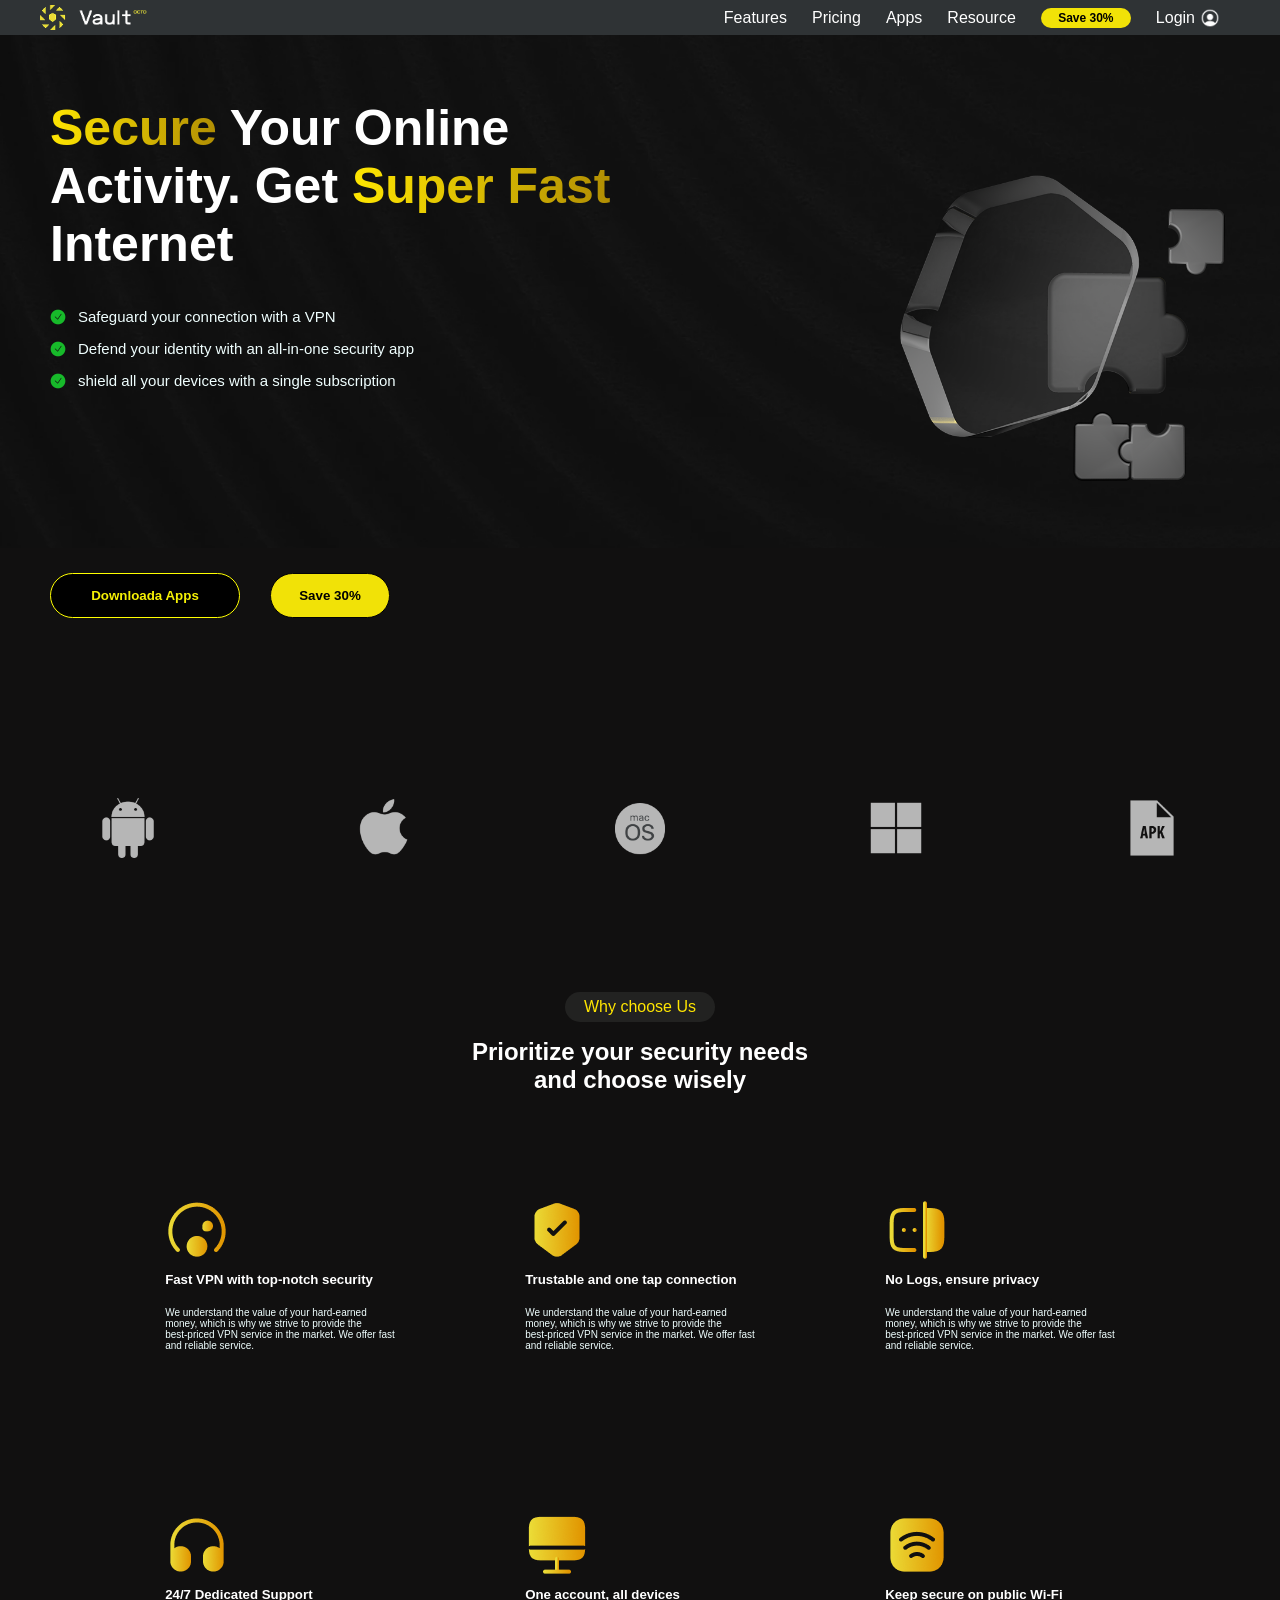
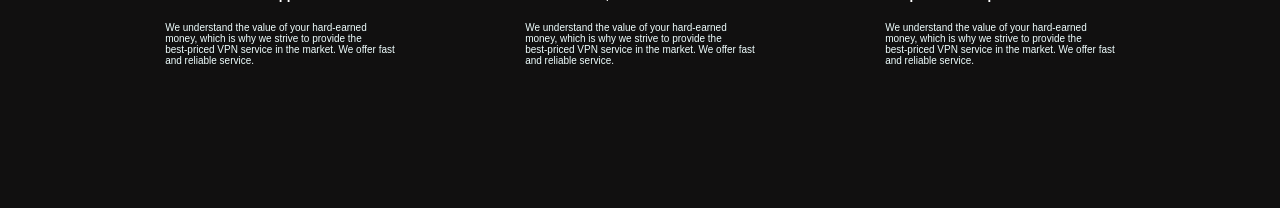
<file: index.html>
<!DOCTYPE html>
<html lang="pt-br">

<head>
    <meta charset="UTF-8">
    <meta name="viewport" content="width=device-width, initial-scale=1.0">
    <link rel="icon" type="image/png" href="assets/icons8-vpn-32.png">
    <link rel="stylesheet" href="style.css">
    <title>VPN website</title>
</head>

<body>

    <nav>
        <div id="nav-placeholder"></div>
    </nav>
    <!-- <nav class="navbar">

        <img src="assets/logo.png" alt="">

        <div class="menu">
            <ul>
                <li>Features</li>
                <li><a href="pricing.html">Pricing</a></li>
                <li>Apps</li>
                <li>Resource</li>
                <li>
                    <button class="nav_botao">Save 30%</button>
                </li>
                <li class="profile"> <img src="assets/profile.png" alt="">Login</li>
            </ul>
        </div>
    </nav> -->

    <section class="meio">

        <div class="fundo"><img src="assets/Art-4 2.png" alt=""></div>

        <div>
            <h1><span class="amarelo">Secure</span> Your Online <br>Activity. Get <span class="amarelo">Super
                    Fast</span><br>Internet</h1>
        </div>

        <div class="texto_p">

            <p> <img src="assets/icons8-certo-16.png" alt=""> Safeguard your connection with a VPN</p>
            <p><img src="assets/icons8-certo-16.png" alt=""> Defend your identity with an all-in-one security app
            </p>
            <p><img src="assets/icons8-certo-16.png" alt=""> shield all your devices with a single subscription</p>
        </div>

    </section>

    <section class="botoes_home">

        <button class="botao_um">Downloada Apps</button>
        <button class="botao_dois">Save 30%</button>

    </section>

    <section class="apss_home">
        <div class="rodape">
            <img src="assets/icons8-android-96.png">
            <img src="assets/apple.png" alt="">
            <img src="assets/mac-os-96.png" alt="">
            <img src="assets/W-11-96.png" alt="">
            <img src="assets/apk-96.png" alt="">
        </div>
    </section>

    <section class="home_landingdois">

        <div class="cabecalho_landingdois">
            <p>Why choose Us</p>
            <h1>Prioritize your security needs <br>
                and choose wisely</h1>
        </div>

        <div class="grid_landingdois">

            <div class="cards_landingdois">
                <img src="assets/index cards/speedometer.png" alt="">
                <h5>Fast VPN with top-notch security</h5>
                <p>We understand the value of your hard-earned <br> money, which is why we strive to provide the <br> best-priced VPN service in the market. We offer fast <br> and reliable service.</p>
            </div>

            <div class="cards_landingdois">
                <img src="assets/index cards/shield-tick.png" alt="">
                <h5>Trustable and  one tap connection</h5>
                <p>We understand the value of your hard-earned <br> money, which is why we strive to provide the <br> best-priced VPN service in the market. We offer fast <br> and reliable service.</p>
            </div>

            <div class="cards_landingdois">
                <img src="assets/index cards/password-check.png" alt="">
                <h5>No Logs, ensure privacy</h5>
                <p>We understand the value of your hard-earned <br> money, which is why we strive to provide the <br> best-priced VPN service in the market. We offer fast <br> and reliable service.</p>
            </div>

            <div class="cards_landingdois">
                <img src="assets/index cards/headphone.png" alt="">
                <h5>24/7 Dedicated Support</h5>
                <p>We understand the value of your hard-earned <br> money, which is why we strive to provide the <br> best-priced VPN service in the market. We offer fast <br> and reliable service.</p>
            </div>

            <div class="cards_landingdois">
                <img src="assets/index cards/monitor.png" alt="">
                <h5>One account, all devices</h5>
                <p>We understand the value of your hard-earned <br> money, which is why we strive to provide the <br> best-priced VPN service in the market. We offer fast <br> and reliable service.</p>
            </div>

            <div class="cards_landingdois">
                <img src="assets/index cards/wifi-square.png" alt="">
                <h5>Keep secure on public Wi-Fi</h5>
                <p>We understand the value of your hard-earned <br> money, which is why we strive to provide the <br> best-priced VPN service in the market. We offer fast <br> and reliable service.</p>
            </div>

        </div>

    </section>

    <script>
        fetch('navbar.html')
            .then(response => response.text())
            .then(data => {
                document.getElementById('nav-placeholder').innerHTML = data;
            })
            .catch(error => console.error('Erro ao carregar a navbar:', error));
    </script>
</body>

</html>
</file>
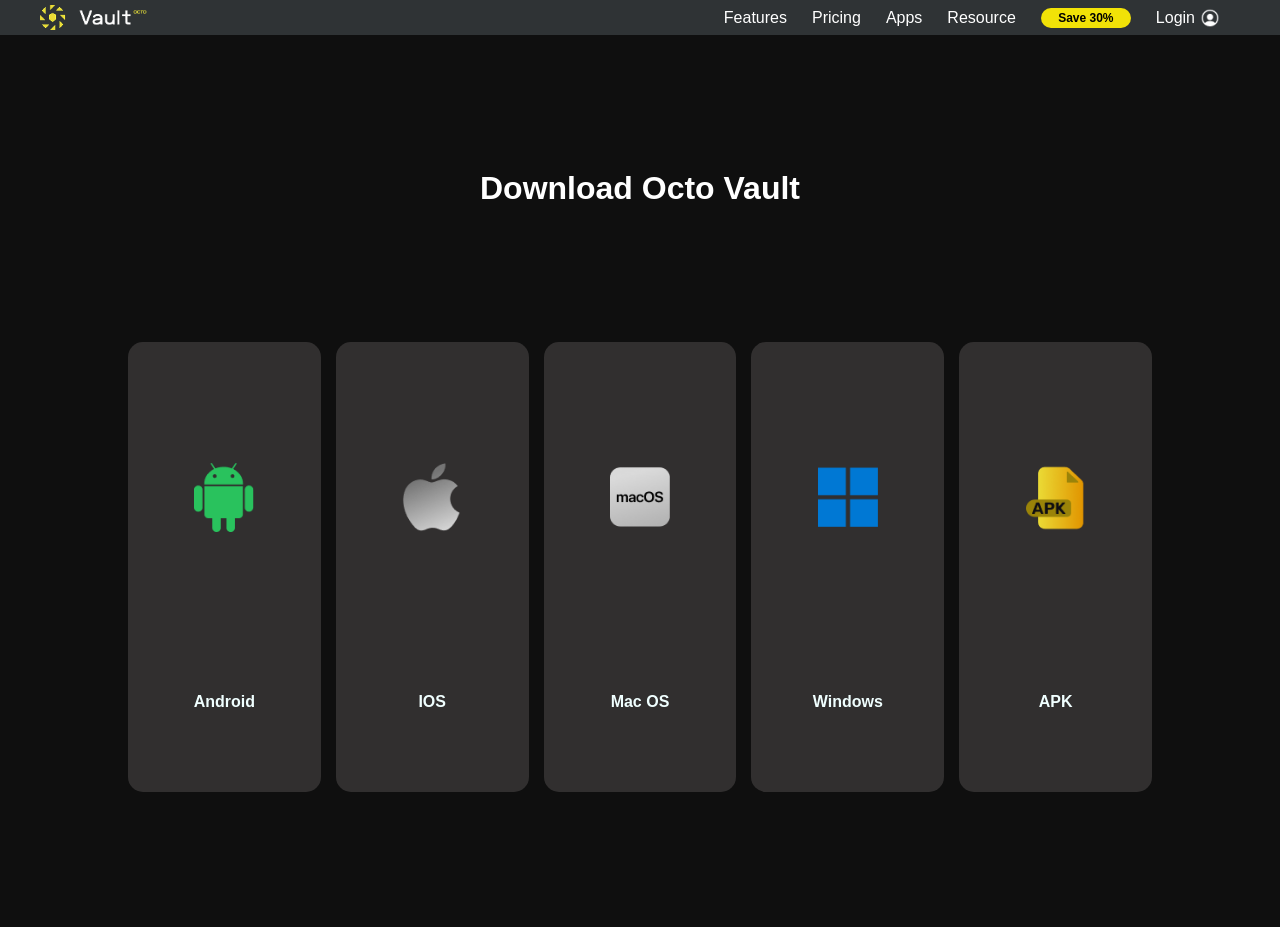
<file: apps.html>
<!DOCTYPE html>
<html lang="pt-br">

<head>
    <meta charset="UTF-8">
    <meta name="viewport" content="width=device-width, initial-scale=1.0">
    <link rel="icon" type="image/png" href="assets/icons8-vpn-32.png">
    <link rel="stylesheet" href="style.css">
    <link rel="stylesheet" href="apps.css">
    <title>Apps</title>
</head>

<body>

    <nav>
        <div id="nav-placeholder"></div>
    </nav>

    <main>

        <div class="titulo_apps">

            <h1>Download Octo Vault</h1>

        </div>

        <div class="container_apps">

            <div class="card_app">
                <img src="assets/apps/android.png" alt="">
                <p>Android</p>
            </div>

            <div class="card_app">
                <img src="assets/apps/apple.png" alt="">
                <p>IOS</p>
            </div>

            <div class="card_app">
                <img src="assets/apps/macs.png" alt="">
                <p>Mac OS</p>
            </div>

            <div class="card_app">
                <img src="assets/apps/windows.png" alt="">
                <p>Windows</p>
            </div>

            <div class="card_app">
                <img src="assets/apps/apk.png" alt="">
                <p>APK</p>
            </div>
        </div>

    </main>


    <script>
        fetch('navbar.html')
            .then(response => response.text())
            .then(data => {
                document.getElementById('nav-placeholder').innerHTML = data;
            })
            .catch(error => console.error('Erro ao carregar a navbar:', error));
    </script>
</body>

</html>
</file>
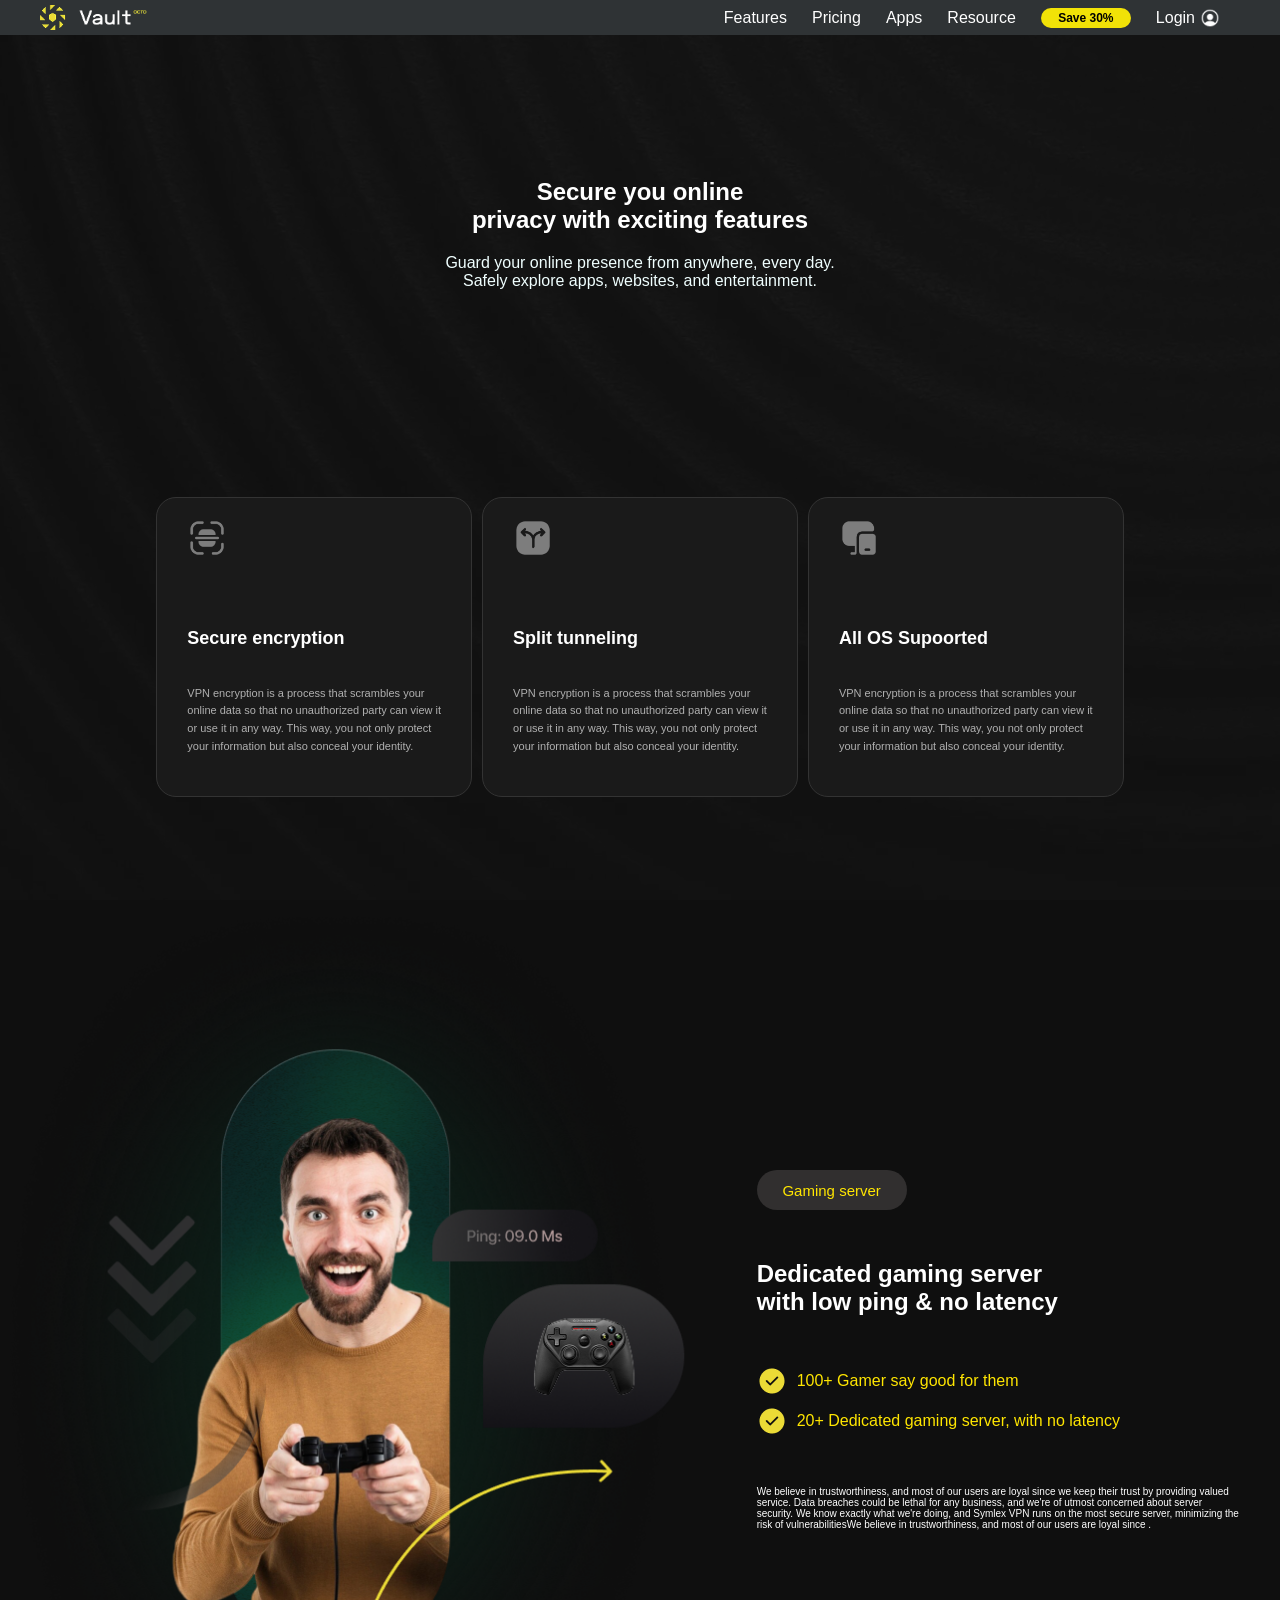
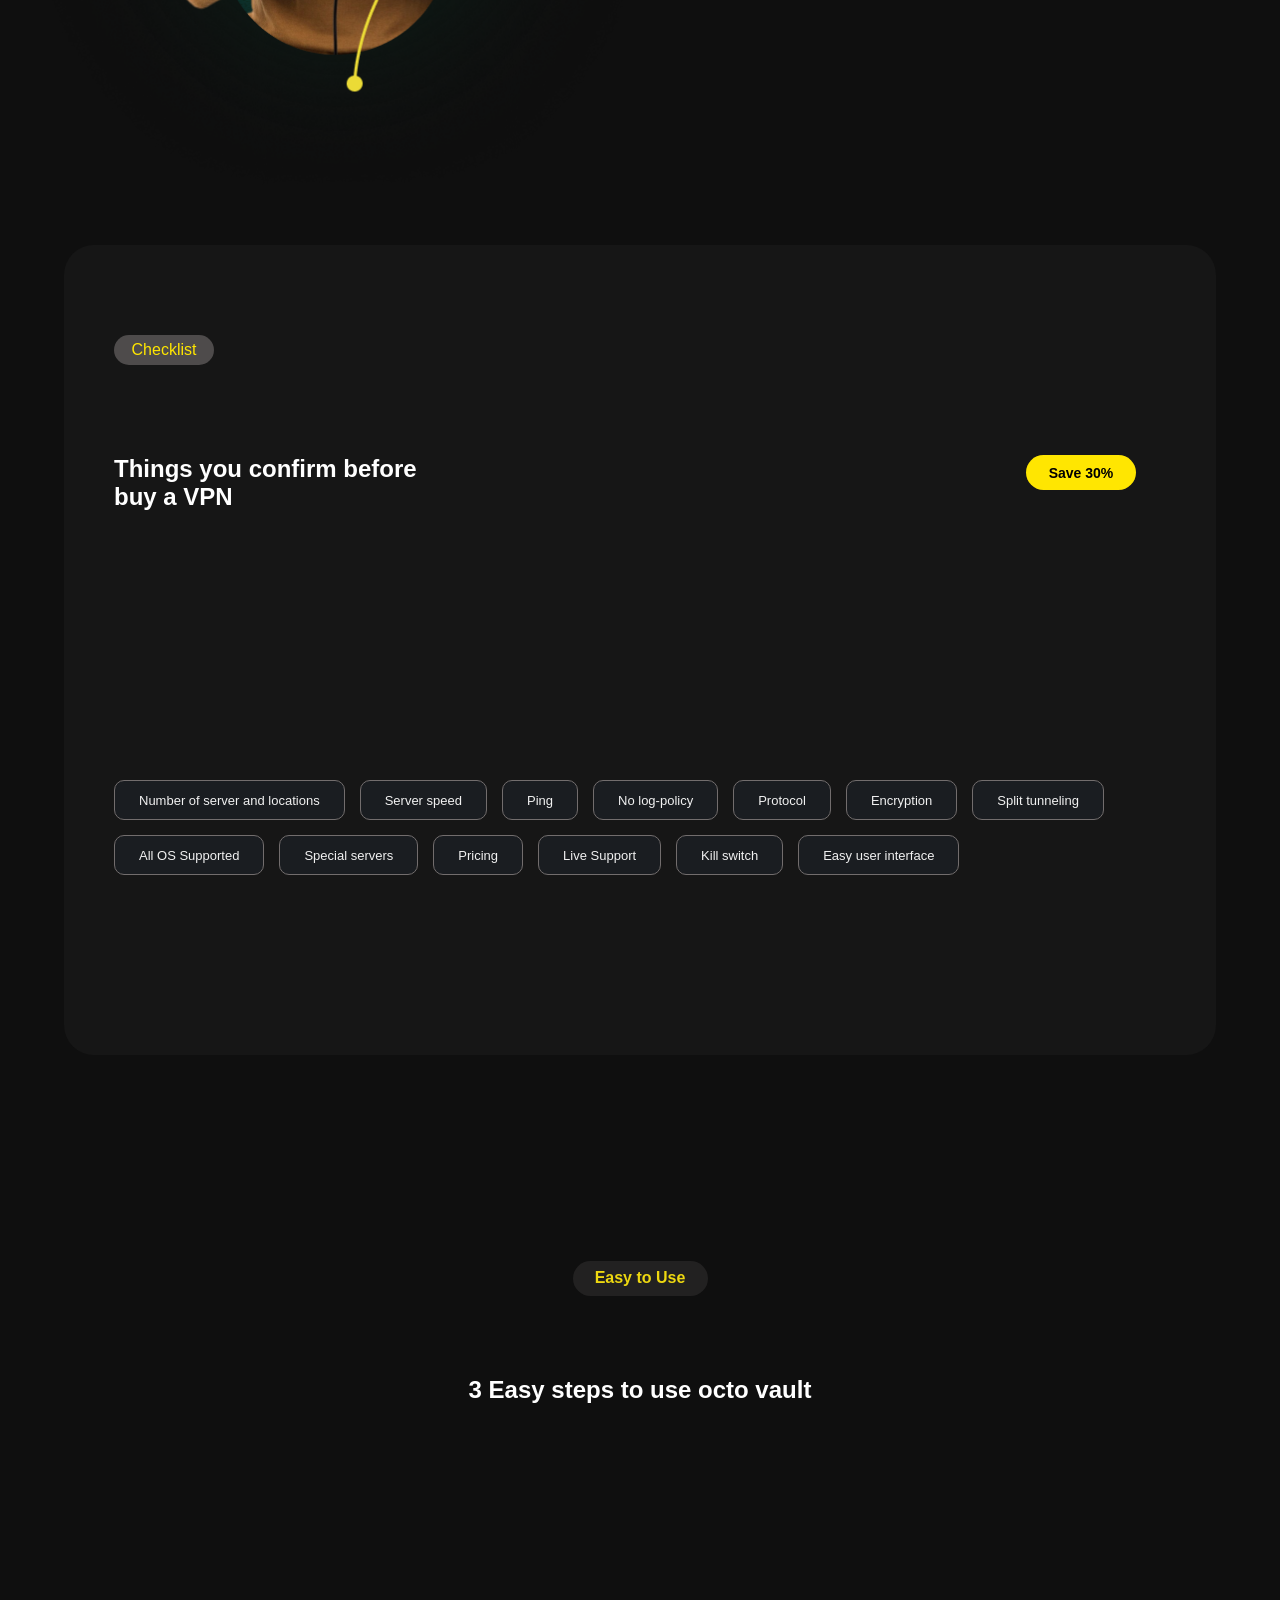
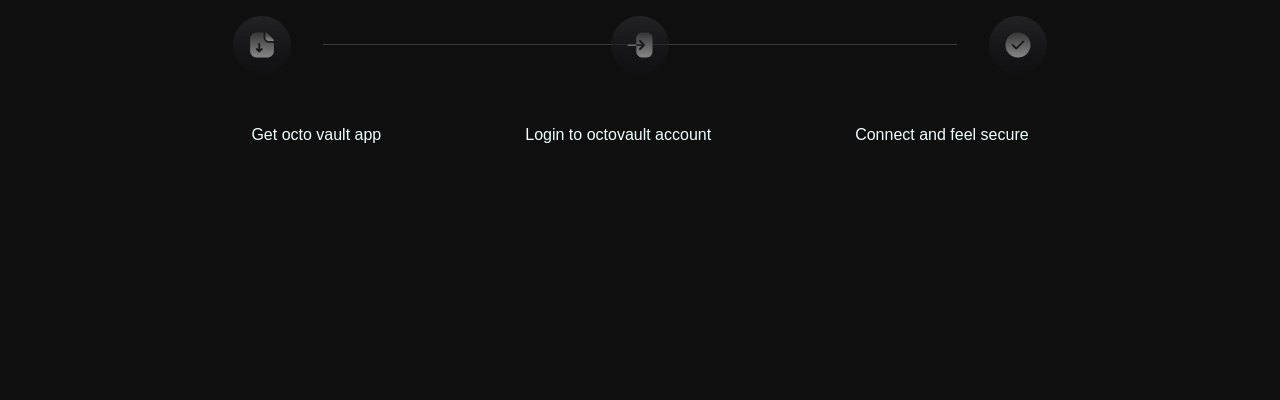
<file: features.html>
<!DOCTYPE html>
<html lang="pt-br">

<head>
    <meta charset="UTF-8">
    <meta name="viewport" content="width=device-width, initial-scale=1.0">
    <link rel="icon" type="image/png" href="assets/icons8-vpn-32.png">
    <link rel="stylesheet" href="style.css">
    <link rel="stylesheet" href="features.css">
    <title>Features</title>
</head>

<body>

    <nav>
        <div id="nav-placeholder"></div>
    </nav>

    <section class="home_features">

        <div class="textos">
            <h1>Secure you online <br>privacy with exciting features</h1>
            <p>Guard your online presence from anywhere, every day. <br>
                Safely explore apps, websites, and entertainment.</p>
        </div>

        <div class="grid_features">

            <div class="cards">
                <img src="assets/Features/1.png" alt="">
                <h2>Secure encryption</h2>
                <p>VPN encryption is a process that scrambles your<br>online data so that no unauthorized party can view
                    it<br>
                    or use it in any way. This way, you not only protect<br>your information but also conceal your
                    identity.</p>
            </div>

            <div class="cards">
                <img src="assets/Features/2.png" alt="">
                <h2>Split tunneling</h2>
                <p>VPN encryption is a process that scrambles your<br>online data so that no unauthorized party can view
                    it<br>
                    or use it in any way. This way, you not only protect<br>your information but also conceal your
                    identity.</p>
            </div>

            <div class="cards">
                <img src="assets/Features/3.png" alt="">
                <h2> All OS Supoorted</h2>
                <p>VPN encryption is a process that scrambles your<br>online data so that no unauthorized party can view
                    it<br>
                    or use it in any way. This way, you not only protect<br>your information but also conceal your
                    identity.</p>
            </div>

        </div>
    </section>

    <section class="landing_dois">

        <div class="secao_um">
            <img src="assets/Features/img.png" alt="">
        </div>

        <div class="secao_dois">

            <p class="inicio">Gaming server</p>

            <h1>Dedicated gaming server <br>
                with low ping & no latency
            </h1>

            <div class="subtexto">

                <p> <img src="assets/Features/tick-circle.png" alt="">100+ Gamer say good for them</p>

                <p> <img src="assets/Features/tick-circle.png" alt="">20+ Dedicated gaming server, with no latency</p>

            </div>

            <p class="descricao">We believe in trustworthiness, and most of our users are loyal since we keep their
                trust by providing valued service. Data breaches could be lethal for any business, and we're of utmost
                concerned about server security. ​​We know exactly what we're doing, and Symlex VPN runs on the most
                secure server, minimizing the risk of vulnerabilitiesWe believe in trustworthiness, and most of our
                users are loyal since .</p>
        </div>
    </section>

    <section class="container_tres">

        <div class="landing_tres">

            <div class="linha1">
                <p>Checklist</p>
            </div>

            <div class="linha2">
                <h1>Things you confirm before <br>buy a VPN</h1>
                <div class="save30">
                    <p>Save 30%</p>
                </div>
            </div>

            <div class="linha3">
                <button class="tag">Number of server and locations</button>
                <button class="tag">Server speed</button>
                <button class="tag">Ping</button>
                <button class="tag">No log-policy</button>
                <button class="tag">Protocol</button>
                <button class="tag">Encryption</button>
                <button class="tag">Split tunneling</button>
                <button class="tag">All OS Supported</button>
                <button class="tag">Special servers</button>
                <button class="tag">Pricing</button>
                <button class="tag">Live Support</button>
                <button class="tag">Kill switch</button>
                <button class="tag">Easy user interface</button>
            </div>

        </div>
    </section>

    <section class="landing_quatro">

        <div class="quatro_um">
            <h4>Easy to Use</h4>
        </div>

        <div class="quatro_dois">
            <h1>3 Easy steps to use octo vault</h1>
        </div>

        <div class="quatro_tres">
            <div class="linha">
                <img src="assets/Features/baixo.png" alt="">
                <img src="assets/Features/direita.png" alt="">
                <img src="assets/Features/certo.png" alt="">
            </div>

            <hr>
        </div>

        <div class="quatro_quatro">
            <div class="paragrafos">
                <p>Get octo vault app</p>
                <p>Login to octovault account</p>
                <p>Connect and feel secure</p>
            </div>
        </div>

    </section>

    <script>
        fetch('navbar.html')
            .then(response => response.text())
            .then(data => {
                document.getElementById('nav-placeholder').innerHTML = data;
            })
            .catch(error => console.error('Erro ao carregar a navbar:', error));
    </script>

</body>

</html>
</file>
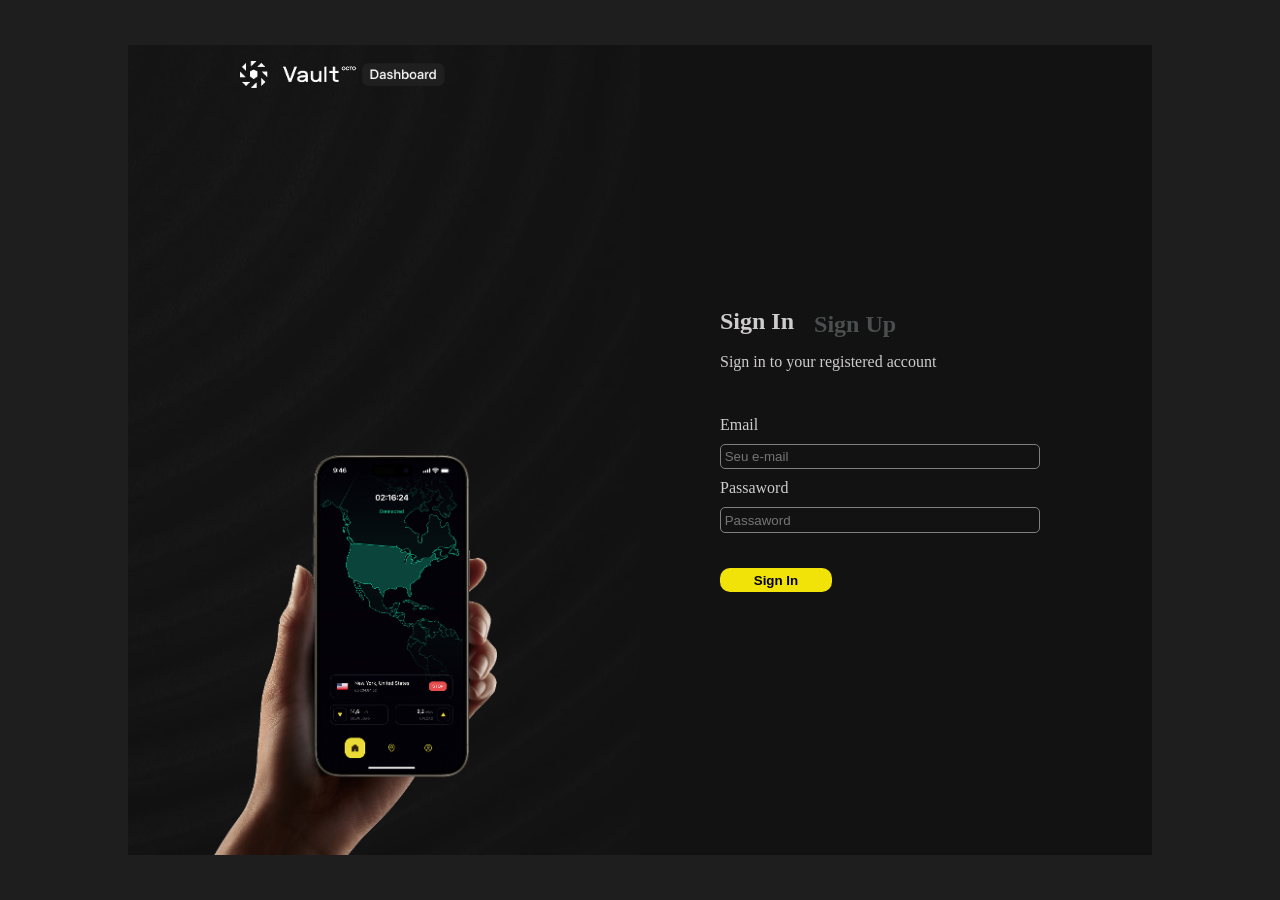
<file: login.html>
<!DOCTYPE html>
<html lang="pt-br">

<head>
    <meta charset="UTF-8">
    <meta name="viewport" content="width=device-width, initial-scale=1.0">
    <title>Login</title>
    <link rel="stylesheet" href="login.css">
</head>

<body>

    <section class="container_login">

        <div class="esquerda_login">

            <div class="nav_login">
               <a href="index.html"><img src="assets/login/Frame 5960.png" alt=""></a>
            </div>

            <div class="fundo_login">
                <img src="assets/login/Hand 1.png" alt="">
            </div>

        </div>

        <div class="direita_login">

            <div class="form_login">

                <div class="titulos_login">
                    <h1>Sign In</h1>
                    <h2>Sign Up</h2>
                </div>

                <div class="subtexto_login">
                    <p>Sign in to your registered account</p>
                </div>

                <div class="inputs_login">

                    <form>
                        <label for="email">Email</label>
                        <input type="email" name="email" id="email" placeholder=" Seu e-mail" required>

                        <label for="passaword">Passaword</label>
                        <input type="password" name="passaword" id="passaword" placeholder=" Passaword" required>

                        <div class="botao_login">
                            <button class="botaofinal_login" type="submit">Sign In</button>
                        </div>

                    </form>

                </div>


            </div>

        </div>

    </section>
</body>

</html>
</file>
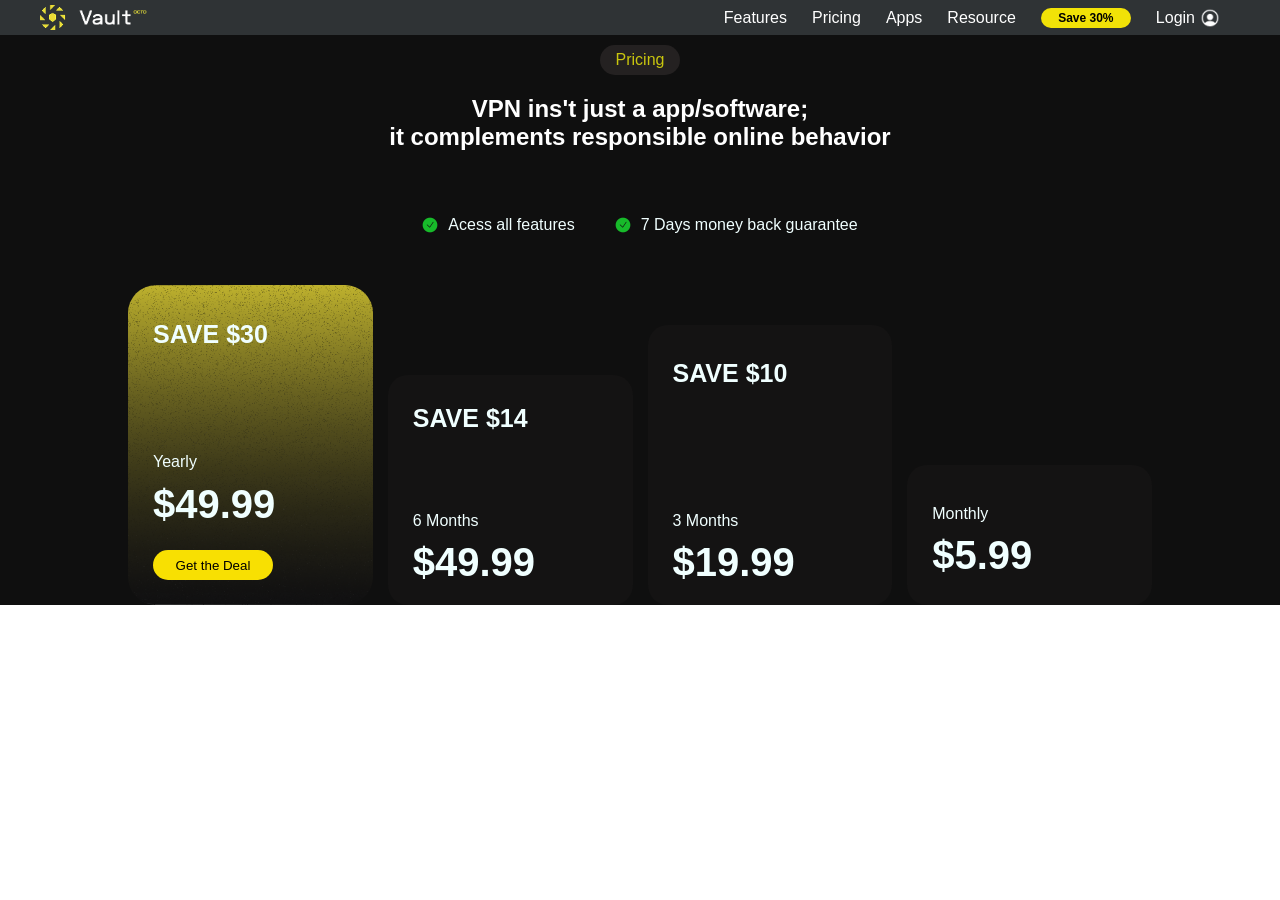
<file: pricing.html>
<!DOCTYPE html>
<html lang="pt-br">

<head>
    <meta charset="UTF-8">
    <meta name="viewport" content="width=device-width, initial-scale=1.0">
    <link rel="icon" type="image/png" href="assets/icons8-vpn-32.png">
    <link rel="stylesheet" href="style.css">
    <link rel="stylesheet" href="style_pricing.css">
    <title>Pricing</title>
</head>

<body>
    <nav>
        <div id="nav-placeholder"></div>
    </nav>

    <div class="container">
        <nav class="navbar_um">


            <p class="preco">Pricing</p>


            <h1>VPN ins't just a app/software;<br>
                it complements responsible online behavior</h1>

        </nav>

        <section class="home">
            <p> <img src="assets/icons8-certo-16.png" alt="">Acess all features</p>
            <p> <img src="assets/icons8-certo-16.png" alt="">7 Days money back guarantee</p>
        </section>

        <section class="rodape">

            <div class="planos1">
                <div class="save">
                    <p>SAVE $30</p>
                </div>
                <div class="texto_um">
                    <p>Yearly</p>
                    <p class="valor">$49.99</p>
                </div>
                <div class="botao_preco">
                    <button>Get the Deal</button>
                </div>
            </div>

            <div class="planos2">
                <div class="save_dois">
                    <p>SAVE $14</p>
                </div>

                <div class="texto_dois">
                    <p>6 Months</p>
                    <p class="valor_dois">$49.99</p>
                </div>
            </div>

            <div class="planos3">
                <div class="save_tres">
                    <p>SAVE $10</p>
                </div>

                <div class="texto_tres">
                    <p>3 Months</p>
                    <p class="valor_tres">$19.99</p>
                </div>
            </div>

            <div class="planos4">

                <div class="texto_quatro">
                    <p>Monthly</p>
                    <p class="valor_quatro">$5.99</p>
                </div>
            </div>

        </section>
    </div>
    <script>
        fetch('navbar.html')
            .then(response => response.text())
            .then(data => {
                document.getElementById('nav-placeholder').innerHTML = data;
            })
            .catch(error => console.error('Erro ao carregar a navbar:', error));
    </script>
</body>

</html>
</file>
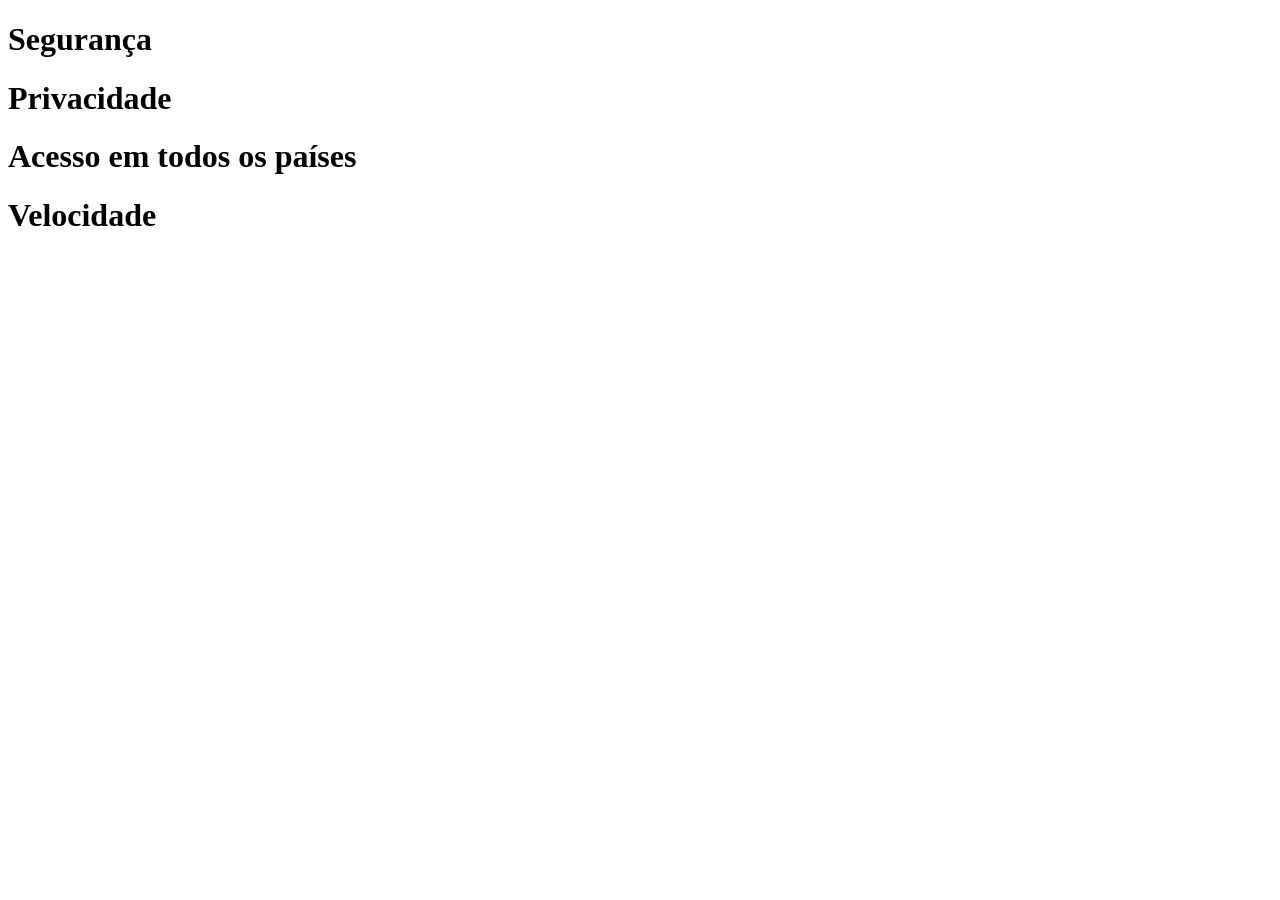
<file: resource.html>
<!DOCTYPE html>
<html lang="pt-br">
<head>
    <meta charset="UTF-8">
    <meta name="viewport" content="width=device-width, initial-scale=1.0">
    <title>Resources</title>
</head>
<body>
    <h1>Segurança</h1>
    <h1>Privacidade</h1>
    <h1>Acesso em todos os países</h1>
    <h1>Velocidade</h1>

</body>
</html>
</file>
<file: style.css>
* {
    margin: 0;
    padding: 0;
    box-sizing: border-box;
    
}

body {
    min-height: 100vh;
    width: 100%;
    overflow-x: hidden;
    overflow-y: scroll;
    font-family: sans-serif;
    background-color: transparent;
}

.navbar {
    display: flex;
    justify-content: space-between;
    align-items: center;
    height: 35px;
    background-color: rgb(47, 51, 53);
    position: relative;
    z-index: 9999;
}

.navbar ul {
    display: flex;
    align-items: center;
    list-style: none;
    gap: 25px;
    padding-right: 60px;
}

.navbar li {
    display: flex;
    align-items: center;
    color: white;
    cursor: pointer;
}

.navbar ul li a {
    text-decoration: none;
    color: inherit;
}

.navbar ul li a:hover {
    color: rgb(241, 226, 7);
}

.navbar ul li img {
    height: 20px;
    width: auto;
    padding: 0;
    margin: 0;
}

.navbar img {
    display: block;
    height: 25px;
    padding-left: 40px;
}

.nav_botao {
    background-color: rgb(241, 226, 7);
    border: none;
    color: rgb(0, 0, 0);
    font-weight: bolder;
    font-size: 12px;
    height: 20px;
    width: 90px;
    border-radius: 30px;
    cursor: pointer;

    &:hover{
        background-color: yellowgreen;
        transform: all 0.3 ease;
    }
}


.profile {
    display: flex;
    align-items: center;
    gap: 5px; 
}

p{
    color: azure;
}

.meio {
    height: 57vh;
    /* background-color: rgb(14, 13, 13); */ 
    position: relative;
    background-color: rgb(14, 13, 13);
    background-image: url(assets/back\ 1.png);
    background-repeat: no-repeat;
    background-size: cover;
    background-attachment: fixed; 
    background-position: center;
    margin: 0;
    border: none;
}


.meio h1 {
    padding-top: 4rem;
    padding-left: 50px;
    font-size: 50px;
    color: white;
}

.meio span {
    background: linear-gradient(to right, #ffe601, #b18e03);
    /* Faz o fundo aparecer apenas onde existe texto */
    -webkit-background-clip: text;
    background-clip: text;
    /* Torna o texto transparente para que o fundo (degradê) apareça */
    -webkit-text-fill-color: transparent;
    color: transparent;
    /* O degradê aparece melhor em fontes mais grossas */
    font-weight: bold;
}

.meio p {
    font-size: 15px;
    padding-left: 50px;
    padding-top: 15px;

}

.fundo {
    height: 450px;
    width: 100vw;
    position: absolute;
    pointer-events: none;
}

.fundo img{
    width: 250;
    height: 450px;
    padding-left: 900px;
    padding-top: 140px;
    
}

.texto_p {
    align-items: center;
    padding-top: 20px;
}

.texto_p p{
    display: flex;
    align-items: center;
    gap: 12px;
}


.botoes_home {
    display: flex;
    gap: 30px;
    background-color: rgb(17, 16, 16);
    height: 10vh;
    padding-top: 30px;
    padding-left: 50px;
    padding-top: 25px;
    cursor: pointer;
    

}

.apss_home {
    display: flex;
    height: 30vh;
    background-color: rgb(17, 16, 16);
    flex-direction: column;
    justify-content: end;
    padding-bottom: 20px;
     
}

.rodape {
    display: flex; 
    flex-direction: row;
    justify-content: space-around;
    padding-bottom: 30px;
}

.apss_home img{
    height: 60px;
    width: auto;
}

.botao_um {
    width: 190px;
    height: 45px;
    border-radius: 25px;
    font-weight: bolder;
    color: rgb(245, 241, 5);
    background-color: black;
    border: 1px solid yellow;
    cursor: pointer;

    &:hover{
        background-color: rgb(29, 29, 27);
        transform: all 0.3 ease;
    }
}

.botao_dois {
    width: 120px;
    height: 45px;
    border-radius: 25px;
    font-weight: bolder;
    color: black;
    background-color: rgb(241, 226, 7);
    border: 1px solid rgb(3, 3, 3);
    cursor: pointer;

    &:hover{
        background-color: yellowgreen;
        transform: all 0.3 ease;
    }
}

.home_landingdois{
    display: flex;
    flex-direction: column;
    min-height: 100vh;
    width: 100%;
    background-color: rgb(17, 16, 16);
}

.cabecalho_landingdois{
    display: flex;
    flex-direction: column;
    align-items: center;
    justify-content: center;
    gap: 1rem;
    height: 30vh;
    text-align: center;

    p{
        display: flex;
        background-color: #222221;
        height: 30px;
        width: 150px;
        align-items: center;
        justify-content: center;
        border-radius: 20px;
        color: #ffe601;
    }

    h1{
        color: white;
    }
}

.grid_landingdois{
    display: grid;
    grid-template-columns: repeat(3, 1fr);
    grid-template-rows: repeat(3, 1fr);
    height: 70vh;
    justify-items: center;
    padding-left: 100px;
    padding-right: 100px;
       
}

.cards_landingdois{
    display: flex;
    flex-direction: column;
    height: 35vh;
    align-items: start;
    gap: 10px;
    padding-top: 20px;
    color: white;
      
    

    p{
        font-size: 10px;
        padding-top: 10px;
        
    }
}

.drop_nav {
    position: relative;
}

.navbar ul .drop_menu {
    display: none;
    position: absolute;
    top: calc(100% + 4px);
    left: 0;
    background-color: rgb(47, 51, 53);
    padding: 15px;
    flex-direction: column;
    gap: 15px;
    border-radius: 7px; 
    min-width: 130px;
}

.drop_nav:hover .drop_menu {
    display: flex;
}

.navbar ul .drop_menu li {
    display: block; 
    width: 100%;
}
</file>
<file: apps.css>
* {
    box-sizing: border-box;
    margin: 0;
    padding: 0;
}

body {
    min-height: 100vh;
    background-color: rgb(15, 15, 15);
    
}

main {
    min-height: calc(100vh - 35px);
    color: white;
    font-family: Verdana, Geneva, Tahoma, sans-serif;
}

.titulo_apps {
    text-align: center;
    padding-top: 15vh;
}

.container_apps {
    display: grid;
    grid-template-columns: repeat(5, 1fr);
    align-items: center;
    gap: 15px;
    padding: 15vh 10%;

}

.card_app {
    display: grid;
    justify-items: center;
    align-items: center;
    height: 50vh;
    background-color: rgb(49, 47, 47);
    border-radius: 15px;
    

    p {
        margin: 0;
        font-weight: bold;
    }

    img {
        width: 60px;
        height: auto;
        padding-top: 40px;
    }

}
</file>
<file: features.css>
* {
    margin: 0;
    padding: 0;
    box-sizing: border-box;
}

body {
    background-color: rgb(15, 15, 15);
    min-height: 100vh;
    color: white;
    font-family: Verdana, Geneva, Tahoma, sans-serif;
    overflow-y: scroll;
}

.home_features {
    display: grid;
    justify-content: center;
    min-height: calc(100vh - 35px);
    align-items: center;
    padding-top: 40px;
    background-image: url(assets/back\ 1.svg);
    background-repeat: no-repeat;
    background-size: cover;
    background-attachment: fixed;
    background-position: center;


    .textos {
        display: grid;
        row-gap: 20px;

        h1 {
            text-align: center;

        }

        p {
            text-align: center;

        }
    }

}

.grid_features {
    display: grid;
    grid-template-columns: repeat(3, 1fr);
    gap: 10px;
    align-items: stretch;
    background-color: transparent;


}

.cards {
    display: grid;
    background-color: #1a1a1a;
    min-height: 300px;
    padding: 20px 30px;
    border-radius: 20px;
    border: 1px solid #333;
    /* Borda sutil para dar profundidade */
    gap: 15px;
    transition: all 0.3s ease;

    img {
        width: 40px;
        height: auto;
        margin-bottom: 10px;
        padding-bottom: 25px;
    }

    h2 {
        font-size: 18px;
        font-weight: bold;
        color: white;
        text-align: left;
    }

    p {
        font-size: 11px;
        line-height: 1.6;
        color: #b0b0b0;
        text-align: left;
    }
}

.cards:hover {
    transform: translateY(-10px);
    border-color: #ffe601;
}

.landing_dois {
    display: grid;
    grid-template-columns: 1fr 1fr;
    min-height: 100vh;
    min-width: 100%;
    background-color: rgb(15, 15, 15);


}

.secao_um {
    min-height: 100vh;
    width: 100%;
    display: grid;
    justify-items: center;

    img {
        height: clamp(300px, 100vh, 100vh);
        /* height: 600px; */
        width: auto;
    }
}

.secao_dois {
    display: flex;
    flex-direction: column;
    justify-content: center;
    min-height: 100vh;
    width: 100%;
    gap: 50px;

    .subtexto {
        display: flex;
        flex-direction: column;
        gap: 10px;
    }

    .inicio {
        display: flex;
        align-items: center;
        justify-content: center;
        height: 40px;
        width: 150px;
        border-radius: 20px;
        font-size: 15px;
        background-color: rgb(49, 47, 47);

    }

    p {
        display: flex;
        align-items: center;
        color: #ffe601;
        gap: 10px;
    }

    .descricao {
        display: flex;
        flex-wrap: wrap;
        color: white;
        font-size: 10px;
        padding-right: 40px;
    }

}

.container_tres {
    display: flex;
    align-items: center;
    justify-content: center;
    min-height: 100vh;
    width: 100%;
    background-color: rgb(15, 15, 15);
}

.landing_tres {
    display: flex;
    flex-direction: column;
    padding-left: 50px;
    height: 90vh;
    width: 90vw;
    border-radius: 30px;
    background-color: rgb(22, 22, 22);

    .linha1 {
        flex-grow: 1;
        display: flex;
        align-items: end;

        p {
            display: flex;
            align-items: center;
            justify-content: center;
            border-radius: 20px;
            width: 100px;
            height: 30px;
            color: #ffe601;
            background-color: #4e4b4b;

        }

    }

    .linha2 {
        display: flex;
        flex-grow: 2;
        justify-content: space-between;
        align-items: center;
        padding-right: 5rem;

        .save30 {
            display: flex;
            padding-bottom: 20px;

            p {
                display: flex;
                align-items: center;
                justify-content: center;
                width: 110px;
                height: 35px;
                font-size: 14px;
                font-weight: bolder;
                border-radius: 20px;
                color: #000000;
                background-color: #ffe601;

            }
        }
    }

    .linha3 {
        display: flex;
        flex-wrap: wrap;
        align-items: center;
        align-content: center;
        padding-right: 5rem;
        flex-grow: 4;
        gap: 15px;

        .tag {
            height: 40px;
            background-color: #1a1d21;
            color: #f1f1f1;
            border: 1px solid rgb(114, 109, 109);
            border-radius: 10px;
            padding: 12px 24px;
            font-size: 13px;
            cursor: pointer;
            transition: background-color 0.3s;

            &:hover {
                background-color: #2c3138;
            }
        }

    }
}

.landing_quatro {
    display: flex;
    flex-direction: column;
    align-items: center;
    justify-content: center;
    min-height: 100vh;
    width: 100%;
    background-color: rgb(15, 15, 15);
}

.quatro_um {
    display: flex;
    align-items: end;
    flex-grow: 1;

    h4{
        display: flex;
        height: 35px;
        width: 135px;
        align-items: center;
        justify-content: center;
        border-radius: 20px;
        color: #eed810;
        background-color: #222121;
             
    }
}

.quatro_dois {
    display: flex;
    flex-grow: 1;
    align-items: center;

    h1{
    
    }
}

.quatro_tres {
    display: flex;
    flex-grow: 1;
    flex-direction: column;
    align-items: center;
    justify-content: center;
    padding-top: 5rem;

    .linha {
        display: flex;
        position: absolute;
        gap: 20rem;

        img {
            z-index: 1;
        }
    }

    hr {
        display: flex;
        position: relative;
        height: 1px;
        width: 49.5vw;
        border: none;
        background-color: #3d3d3d;
    }

}

.quatro_quatro{
    display: flex;
    flex-grow: 1;
    padding-bottom: 6rem;

    .paragrafos {
    display: flex;
    gap: 9rem;

    }
}
</file>
<file: login.css>
* {
    margin: 0;
    padding: 0;
    box-sizing: border-box;
}

body {
    height: 100vh;
    width: 100%;
    display: flex;
    justify-content: center;
    align-items: center;
    background-color: rgb(31, 30, 30);
}

.container_login {
    height: 90vh;
    width: 80vw;
    display: flex;
    background-color: rgb(19, 18, 18);

}

.esquerda_login {
    display: flex;
    flex-direction: column;
    height: 100%;
    width: 100%;
    padding-top: 1rem;
    background-image: url(assets/login/fundo\ login.png);
    background-repeat: no-repeat;
    background-size: cover; 
    background-position: center;

    .nav_login img {
        height: 1.7rem;
        width: auto;
        padding-left: 7rem;
        /* padding: 0.6rem 0px 0px 7rem; */

    }

    .fundo_login {
        height: 100%;
        width: 100%;
        display: flex;
        align-items: end;

        img {
            height: 25rem;
            padding-left: 5rem;
        }
    }

}

.direita_login {
    display: flex;
    flex-direction: column;
    height: 100%;
    width: 100%;
    justify-content: center;
    color: rgb(206, 204, 204);

    .form_login {
        display: flex;
        flex-direction: column;
        gap: 15px;
        padding-left: 5rem;



        .titulos_login {
            display: flex;
            gap: 20px;

            h2 {
                color: rgb(75, 78, 78);
                padding-top: 3px;
            }
        }

        .subtexto_login p {
            padding-bottom: 30px;
        }

        .inputs_login {
            display: flex;
            flex-direction: column;
            gap: 35px;

            form {
                display: flex;
                flex-direction: column;
                gap: 10px;

                input {
                    height: 1.6rem;
                    width: 20rem;
                    border: 1px solid rgb(128, 127, 124);
                    background: none;
                    border-radius: 5px;

                }

                .botao_login {
                    padding-top: 1.6rem;

                    .botaofinal_login {
                        width: 7rem;
                        height: 1.5rem;
                        border-radius: 10px;
                        border: none;
                        cursor: pointer;
                        font-weight: bolder;
                        background-color: rgb(241, 226, 7);
                        transition: all 300ms ease-in-out;

                        &:hover {
                            background-color: yellowgreen;
                            transform: all 0.3 ease;
                        }
                    }
                }
            }
        }
    }

}
</file>
<file: style_pricing.css>
* {
    margin: 0;
    padding: 0;
    box-sizing: border-box;
    
      
}

.body {
    background-color: rgb(15, 15, 15);
    height: 100vh;
    width: 100%;
    margin: 0;
    
}

.container {
    display: flex;
    flex-direction: column;
    font-family: Verdana, Geneva, Tahoma, sans-serif;
    /* min-height: calc(100vh - 35px);
    width: 100%; */
    
}

.navbar_um {
    display: flex;
    flex-direction: column;
    align-items: center;
    height: 150px;
    width: 100vw;
    background-color: rgb(15, 15, 15);
    padding-top: 10px;
    gap: 20px;
}

.preco {
    display: flex;
    align-items: center;
    justify-content: center;
    align-items: center;
    height: 30px;
    width: 80px;
    border-radius: 30px;
    color: rgb(201, 198, 14);
    background-color: rgb(36, 33, 33);
    text-align: center;
}

h1 {
    color: white;
    text-align: center;
}

.home {
    display: flex;
    align-items: center;
    justify-content: center;
    gap: 40px;
    height: 40px;
    background-color: rgb(15, 15, 15);
    padding-top: 40px;
    padding-bottom: 40px;
    color: white;
}

.home p {
    display: flex;
    align-items: center;
    gap: 10px;
}

.rodape {
    display: grid;
    flex-grow: 1;
    grid-template-columns: repeat(4, 1fr);
    gap: 15px;
    background-color: rgb(15, 15, 15);
    align-items: end;
    padding: 20px 10% 0px 10%;
}

.planos1 {
    height: 320px;
    width: 100%;
    border-radius: 28px;
    color: white;
    display: grid;
    padding-left: 25px;
    background-image: url(assets/Frame\ 5961.png);
    background-size: cover;
    background-position: center;
    background-repeat: no-repeat;
}

.texto_um {
    display: grid;
    column-gap: 20px;
    align-items: end;
    padding-top: 70px;
}
.valor {
    font-size: 40px;
    font-weight: bolder;
}

.save p {
    padding-top: 35px;
    font-size: 25px;
    font-weight: bolder;
}
.botao_preco{
    display: grid;
    align-items: end;
    padding-bottom: 25px;

}
.botao_preco button {
    display: grid;
    align-items: center;
    height: 30px;
    width: 120px;
    border-radius: 25px;
    color: black;
    border: none;
    background-color: rgb(248, 224, 2);

}
.botao_preco button:hover {
    cursor: pointer;
    background-color: yellowgreen;
}

.planos2 {
    display: grid;
    height: 230px;
    width: 100%;
    border-radius: 20px;
    color: white;
    padding-left: 25px;
    background-color: rgb(20, 19, 19);
    align-items: end;
    
    
}

.planos3 {
    display: grid;
    height: 280px;
    width: 100%;
    border-radius: 20px;
    color: white;
    padding-left: 25px;
    background-color: rgb(20, 19, 19);
    align-items: end;
}

.planos4 {
    height: 140px;
    width: 100%;
    border-radius: 20px;
    color: white;
    padding-left: 25px;
    background-color: rgb(20, 19, 19);
}

.save_dois{
    display: grid;
    font-size: 25px;
    font-weight: bolder;
    padding-bottom: 50px;
    
}

.texto_dois {
    display: grid;
    flex-direction: column;
    row-gap: 10px;
    padding-bottom: 20px;

}

.valor_dois{
    font-size: 40px;
    font-weight: bolder;
}

.save_tres{
    display: grid;
    font-size: 25px;
    font-weight: bolder;
    padding-bottom: 90px;
}

.texto_tres{
    display: grid;
    align-items: end;
    row-gap: 10px;
    padding-bottom: 20px;
}

.valor_tres{
    font-size: 40px;
    font-weight: bolder;
}

.texto_quatro{
    display: grid;
    padding-top: 40px;
    row-gap: 10px;
}

.valor_quatro{
    font-size: 40px;
    font-weight: bolder;
}
</file>
